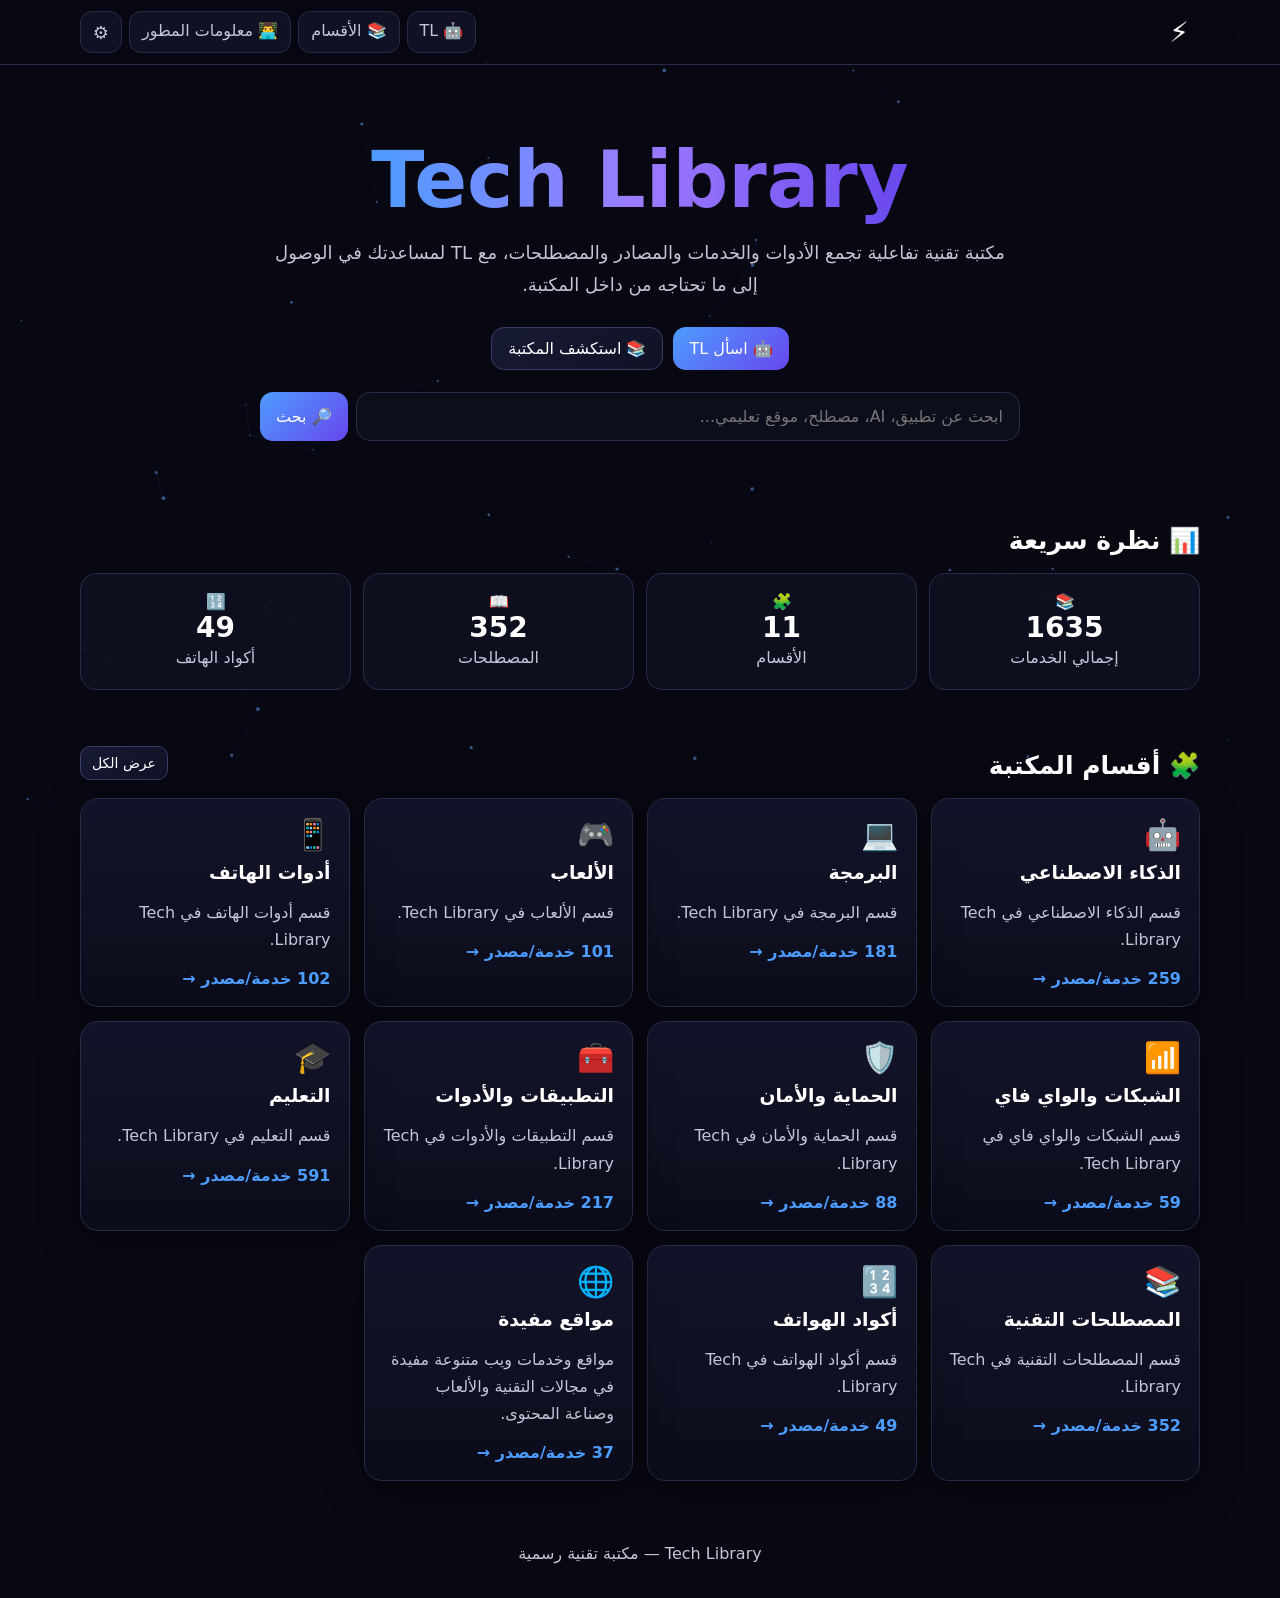
<file: index.html>
<!doctype html><html lang="ar" dir="rtl"><head><meta charset="utf-8"><meta name="viewport" content="width=device-width,initial-scale=1"><title>Tech Library</title><link rel="stylesheet" href="style.css"></head><body><canvas id="network-bg"></canvas><div id="load" class="loading"><div class="loading-inner"><div class="spinner"></div><strong>⚡ Tech Library</strong><p class="muted">جاري تجهيز المكتبة التقنية...</p></div></div><div class="page"><header class="nav"><div class="container nav-inner"><a class="brand brand-logo" href="index.html" aria-label="Tech Library">⚡</a><nav class="nav-links"><a href="assistant.html">🤖 TL</a><a href="library.html">📚 الأقسام</a><a href="developer.html">👨‍💻 معلومات المطور</a><button class="icon-btn" data-settings aria-label="الإعدادات">⚙️</button></nav></div></header><main><section class="hero container"><h1><span>Tech Library</span></h1><p>مكتبة تقنية تفاعلية تجمع الأدوات والخدمات والمصادر والمصطلحات، مع TL لمساعدتك في الوصول إلى ما تحتاجه من داخل المكتبة.</p><div class="actions"><a class="btn primary" href="assistant.html">🤖 اسأل TL</a><a class="btn" href="library.html">📚 استكشف المكتبة</a></div><form class="searchbox" id="quickSearch"><input id="quickQ" placeholder="ابحث عن تطبيق، AI، مصطلح، موقع تعليمي..."><button class="btn primary">🔎 بحث</button></form></section><section class="section container"><div class="section-head"><h2>📊 نظرة سريعة</h2></div><div id="homeStats" class="stats"></div></section><section class="section container"><div class="section-head"><h2>🧩 أقسام المكتبة</h2><a class="btn small" href="library.html">عرض الكل</a></div><div id="homeCategories" class="grid"></div></section></main><footer>Tech Library — مكتبة تقنية رسمية</footer></div><div id="settingsPanel"></div><div class="toast-wrap" id="toasts"></div><script src="data.js"></script><script src="boot-fix.js"></script><script src="main.js"></script></body></html>
</file>
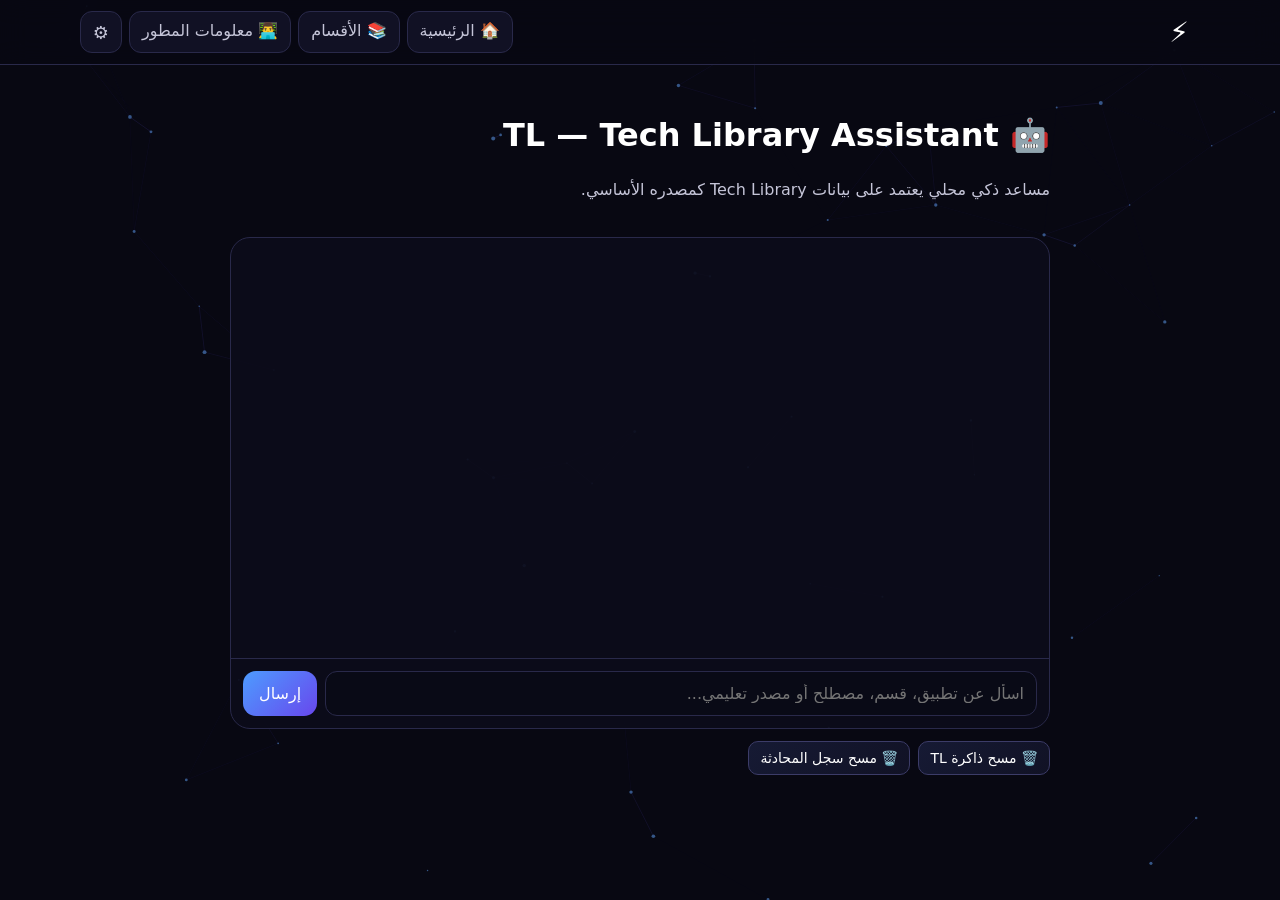
<file: assistant.html>
<!doctype html><html lang="ar" dir="rtl"><head><meta charset="utf-8"><meta name="viewport" content="width=device-width,initial-scale=1"><title>TL — Tech Library Assistant</title><link rel="stylesheet" href="style.css"></head><body><canvas id="network-bg"></canvas><div id="load" class="loading"><div class="loading-inner"><div class="spinner"></div><strong>⚡ Tech Library</strong><p class="muted">جاري تجهيز TL...</p></div></div><div class="page"><header class="nav"><div class="container nav-inner"><a class="brand brand-logo" href="index.html" aria-label="Tech Library">⚡</a><nav class="nav-links"><a href="index.html">🏠 الرئيسية</a><a href="library.html">📚 الأقسام</a><a href="developer.html">👨‍💻 معلومات المطور</a><button class="icon-btn" data-settings aria-label="الإعدادات">⚙️</button></nav></div></header><main class="container chat-wrap"><div class="section-head"><div><h1>🤖 TL — Tech Library Assistant</h1><p class="muted">مساعد ذكي محلي يعتمد على بيانات Tech Library كمصدره الأساسي.</p></div></div><div class="chat"><div id="messages" class="messages"></div><div class="chat-input"><input id="chatInput" placeholder="اسأل عن تطبيق، قسم، مصطلح أو مصدر تعليمي..."><button id="send" class="btn primary">إرسال</button></div></div><div class="toolbar"><button id="clearMemory" class="btn small">🗑️ مسح ذاكرة TL</button><button id="clearHistory" class="btn small">🗑️ مسح سجل المحادثة</button></div></main></div><div id="settingsPanel"></div><div class="toast-wrap" id="toasts"></div><script src="data.js"></script><script src="tl-knowledge.js"></script><script src="boot-fix.js"></script><script src="main.js"></script></body></html>
</file>
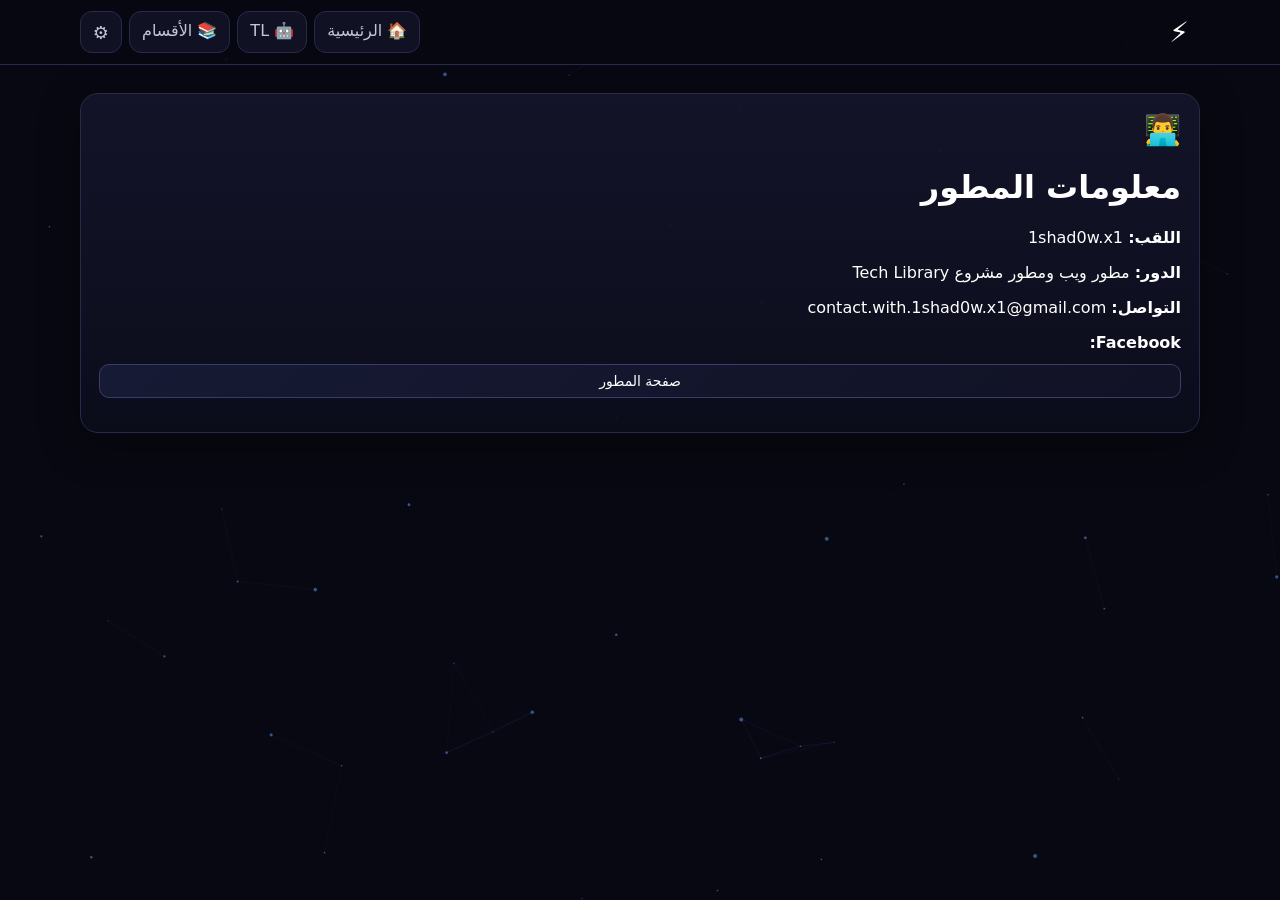
<file: developer.html>
<!doctype html><html lang="ar" dir="rtl"><head><meta charset="utf-8"><meta name="viewport" content="width=device-width,initial-scale=1"><title>المطور — Tech Library</title><link rel="stylesheet" href="style.css"></head><body><canvas id="network-bg"></canvas><div id="load" class="loading"><div class="loading-inner"><div class="spinner"></div><strong>⚡ Tech Library</strong><p class="muted">جاري تجهيز الصفحة...</p></div></div><div class="page"><header class="nav"><div class="container nav-inner"><a class="brand brand-logo" href="index.html" aria-label="Tech Library">⚡</a><nav class="nav-links"><a href="index.html">🏠 الرئيسية</a><a href="assistant.html">🤖 TL</a><a href="library.html">📚 الأقسام</a><button class="icon-btn" data-settings aria-label="الإعدادات">⚙️</button></nav></div></header><main class="container section"><div class="card"><div class="icon">👨‍💻</div><h1>معلومات المطور</h1><p><b>اللقب:</b> 1shad0w.x1</p><p><b>الدور:</b> مطور ويب ومطور مشروع Tech Library</p><p><b>التواصل:</b> contact.with.1shad0w.x1@gmail.com</p><p><b>Facebook:</b> <a class="btn small" target="_blank" rel="noopener noreferrer" href="https://www.facebook.com/profile.php?id=61592938689006&mibextid=ZbWKwL">صفحة المطور</a></p></div></main></div><div id="settingsPanel"></div><div class="toast-wrap" id="toasts"></div><script src="data.js"></script><script src="boot-fix.js"></script><script src="main.js"></script></body></html>
</file>
<file: style.css>
:root{--bg:#080812;--panel:#0f1020;--panel2:#14152a;--blue:#4d9cff;--purple:#6847ed;--text:#fff;--muted:#c5c5d8;--border:#29294a;--good:#4ee6a8;--danger:#ff6b8a;--shadow:0 12px 40px rgba(0,0,0,.35)}
*{box-sizing:border-box}html{scroll-behavior:smooth}body{margin:0;background:var(--bg);color:var(--text);font-family:system-ui,-apple-system,"Segoe UI",Tahoma,Arial,sans-serif;min-height:100vh}a{color:inherit;text-decoration:none}button,input{font:inherit}.page{position:relative;z-index:1;min-height:100vh}.container{width:min(1120px,calc(100% - 28px));margin:auto}.nav{position:sticky;top:0;z-index:20;background:rgba(8,8,18,.78);backdrop-filter:blur(14px);border-bottom:1px solid var(--border)}.nav-inner{min-height:64px;display:flex;align-items:center;justify-content:space-between;gap:10px}.brand{font-weight:900;display:flex;align-items:center;gap:8px}.brand b{background:linear-gradient(90deg,var(--blue),var(--purple));-webkit-background-clip:text;background-clip:text;color:transparent}.nav-links{display:flex;gap:7px;flex-wrap:wrap;justify-content:flex-end}.nav-links a,.nav-links button{border:1px solid var(--border);background:rgba(20,21,42,.8);color:var(--muted);padding:9px 12px;border-radius:12px;cursor:pointer}.nav-links a:hover,.nav-links button:hover{color:#fff;border-color:#4d4d83}.hero{padding:70px 0 35px;text-align:center}.hero h1{font-size:clamp(38px,8vw,78px);margin:0 0 12px}.hero h1 span{background:linear-gradient(90deg,var(--blue),#9d7bff,var(--purple));-webkit-background-clip:text;background-clip:text;color:transparent}.hero p{max-width:760px;margin:0 auto 25px;color:var(--muted);font-size:18px;line-height:1.8}.actions{display:flex;justify-content:center;gap:10px;flex-wrap:wrap}.btn{display:inline-flex;align-items:center;justify-content:center;gap:7px;border:1px solid #3c3c68;background:linear-gradient(135deg,#161a34,#111225);color:#fff;padding:11px 16px;border-radius:13px;cursor:pointer;transition:.2s}.btn:hover{transform:translateY(-1px);border-color:var(--blue)}.btn.primary{background:linear-gradient(135deg,var(--blue),var(--purple));border:0}.btn.ghost{background:transparent}.btn.small{padding:8px 11px;border-radius:10px;font-size:14px}.searchbox{display:flex;gap:8px;max-width:760px;margin:22px auto}.searchbox input{flex:1;min-width:0;border:1px solid var(--border);background:#0d0e1c;color:#fff;padding:14px 16px;border-radius:14px;outline:none}.searchbox input:focus{border-color:var(--blue);box-shadow:0 0 0 3px rgba(77,156,255,.12)}.section{padding:28px 0}.section-head{display:flex;align-items:end;justify-content:space-between;gap:14px;margin-bottom:18px}.section-head h2{margin:0;font-size:25px}.muted{color:var(--muted);line-height:1.7}.grid{display:grid;grid-template-columns:repeat(auto-fill,minmax(240px,1fr));gap:14px}.card{background:linear-gradient(180deg,rgba(20,21,42,.94),rgba(12,13,27,.94));border:1px solid var(--border);border-radius:18px;padding:18px;box-shadow:var(--shadow);min-width:0}.card:hover{border-color:#4b4b78}.icon{font-size:30px;margin-bottom:8px}.tag{display:inline-flex;padding:5px 8px;border-radius:999px;background:rgba(104,71,237,.12);border:1px solid rgba(104,71,237,.3);color:#c8bfff;font-size:12px}.card h3{margin:10px 0 6px}.card .btn{margin-top:12px;width:100%}.stats{display:grid;grid-template-columns:repeat(4,1fr);gap:12px}.stat{padding:18px;border:1px solid var(--border);border-radius:16px;background:rgba(16,17,33,.85);text-align:center}.stat strong{display:block;font-size:28px}.category-card{cursor:pointer}.category-card .count{font-weight:800;color:var(--blue);margin-top:8px}.toolbar{display:flex;gap:8px;flex-wrap:wrap;margin:12px 0}.chips{display:flex;gap:7px;overflow:auto;padding-bottom:4px}.chips button{white-space:nowrap}.chat-wrap{max-width:820px;margin:30px auto}.chat{border:1px solid var(--border);background:rgba(12,13,27,.92);border-radius:20px;overflow:hidden}.messages{padding:16px;min-height:420px;max-height:65vh;overflow:auto}.msg{max-width:92%;padding:12px 14px;border-radius:16px;margin:8px 0;line-height:1.75;word-break:break-word}.msg.user{margin-right:auto;background:#17182d;border:1px solid var(--border)}.msg.bot{margin-left:auto;background:linear-gradient(135deg,rgba(77,156,255,.12),rgba(104,71,237,.14));border:1px solid #36365c}.msg-actions{display:flex;gap:7px;flex-wrap:wrap;margin-top:10px}.chat-input{display:flex;gap:8px;padding:12px;border-top:1px solid var(--border)}.chat-input input{flex:1;min-width:0;background:#090a16;border:1px solid var(--border);border-radius:12px;color:#fff;padding:12px}.settings-panel{position:fixed;inset:0;z-index:50;display:none;background:rgba(0,0,0,.62);padding:18px}.settings-panel.open{display:flex;align-items:center;justify-content:center}.settings{width:min(620px,100%);max-height:90vh;overflow:auto;background:#0d0e1c;border:1px solid var(--border);border-radius:20px;padding:20px}.setting-row{display:flex;align-items:center;justify-content:space-between;gap:15px;padding:14px 0;border-bottom:1px solid #22233d}.setting-row:last-child{border-bottom:0}.switch{width:48px;height:28px;border-radius:99px;border:1px solid var(--border);background:#1b1c31;cursor:pointer;padding:3px}.switch i{display:block;width:20px;height:20px;border-radius:50%;background:#777;transition:.2s}.switch.on{background:linear-gradient(90deg,var(--blue),var(--purple))}.switch.on i{transform:translateX(19px);background:#fff}.toast-wrap{position:fixed;z-index:100;left:14px;bottom:14px;display:grid;gap:8px}.toast{padding:11px 14px;border-radius:12px;border:1px solid var(--border);background:#15162a;box-shadow:var(--shadow);animation:toast .2s ease}.loading{position:fixed;inset:0;z-index:200;background:#080812;display:grid;place-items:center;transition:.35s}.loading.hide{opacity:0;pointer-events:none}.loading-inner{text-align:center}.spinner{width:46px;height:46px;border:3px solid #242544;border-top-color:var(--blue);border-right-color:var(--purple);border-radius:50%;animation:spin 1s linear infinite;margin:0 auto 14px}.empty{text-align:center;padding:40px;color:var(--muted)}footer{padding:35px 0;color:var(--muted);text-align:center}.warning{border-color:#6d4c29;background:rgba(109,76,41,.12);color:#ffd39a}.source-line{color:#8e90aa;font-size:12px;margin-top:10px}@keyframes spin{to{transform:rotate(360deg)}}@keyframes toast{from{transform:translateY(8px);opacity:0}}
#network-bg{position:fixed;inset:0;z-index:0;pointer-events:none;opacity:.7}.reduced #network-bg{display:none}.reduced .btn:hover{transform:none}@media(max-width:700px){.nav-inner{align-items:flex-start;padding:10px 0}.nav-links{max-width:70%;overflow:auto;justify-content:flex-end}.hero{padding-top:48px}.stats{grid-template-columns:repeat(2,1fr)}.grid{grid-template-columns:1fr}.messages{min-height:360px}.msg{max-width:96%}.searchbox{flex-direction:column}.searchbox .btn{width:100%}.section-head{align-items:flex-start;flex-direction:column}}@media(prefers-reduced-motion:reduce){*{scroll-behavior:auto!important;animation:none!important;transition:none!important}}

/* ---------- Update 5: restored simple header + user environment ---------- */
.brand-logo{font-size:28px;text-decoration:none;min-width:42px;justify-content:center}.icon-btn{width:42px;height:42px;padding:0;border-radius:12px;border:1px solid var(--border);background:transparent;color:#fff;cursor:pointer;font-size:18px}.icon-btn:hover{border-color:var(--blue);background:rgba(77,156,255,.08)}.setting-group{border:1px solid var(--border);border-radius:16px;padding:12px 15px;margin:12px 0}.setting-group h3{margin:4px 0 8px}.select{max-width:230px;background:#111225;color:#fff;border:1px solid var(--border);border-radius:10px;padding:9px}.theme-toggle{width:48px;height:48px;border-radius:50%;border:1px solid var(--border);background:#16182b;color:#fff;cursor:pointer;font-size:20px}.reset-grid{display:grid;grid-template-columns:repeat(2,minmax(0,1fr));gap:8px}.reset-grid .btn{width:100%}body[data-theme="light"]{--bg:#f7f8fb;--surface:#fff;--text:#151827;--muted:#5c6173;--border:#d9dce7;--shadow:0 8px 30px rgba(20,24,40,.08);background:var(--bg);color:var(--text)}body[data-theme="light"] .nav{background:rgba(247,248,251,.86)}body[data-theme="light"] .nav-links a,body[data-theme="light"] .nav-links button{color:#303546}body[data-theme="light"] .nav-links a:hover,body[data-theme="light"] .nav-links button:hover{color:#111827;border-color:#aeb4c5}body[data-theme="light"] .card{background:rgba(255,255,255,.92);border-color:#d9dce7}body[data-theme="light"] .stat{background:rgba(255,255,255,.9);border-color:#d9dce7}body[data-theme="light"] .chat{background:rgba(255,255,255,.94)}body[data-theme="light"] .messages .msg.user{background:#eef0f6;border-color:#d9dce7}body[data-theme="light"] .chat-input input,body[data-theme="light"] .searchbox input{background:#fff;color:#151827;border-color:#d9dce7}body[data-theme="light"] .settings{background:#fff;border-color:#d9dce7}body[data-theme="light"] .btn{background:#f3f5fa;color:#171a28;border-color:#d5d9e4}body[data-theme="light"] .btn.primary{color:#fff;background:linear-gradient(135deg,var(--blue),var(--purple));border:0}body[data-theme="light"] .select{background:#fff;color:#151827}.warning{border:1px solid #8a6a3b;padding:8px;border-radius:10px}.source-line{font-size:12px;margin-top:8px}.no-particles #network-bg{display:none}@media(max-width:700px){.reset-grid{grid-template-columns:1fr}.select{max-width:100%;width:100%}.nav-links{max-width:none;gap:5px}.nav-links a{padding:8px 9px}.brand-logo{font-size:25px}}
</file>
